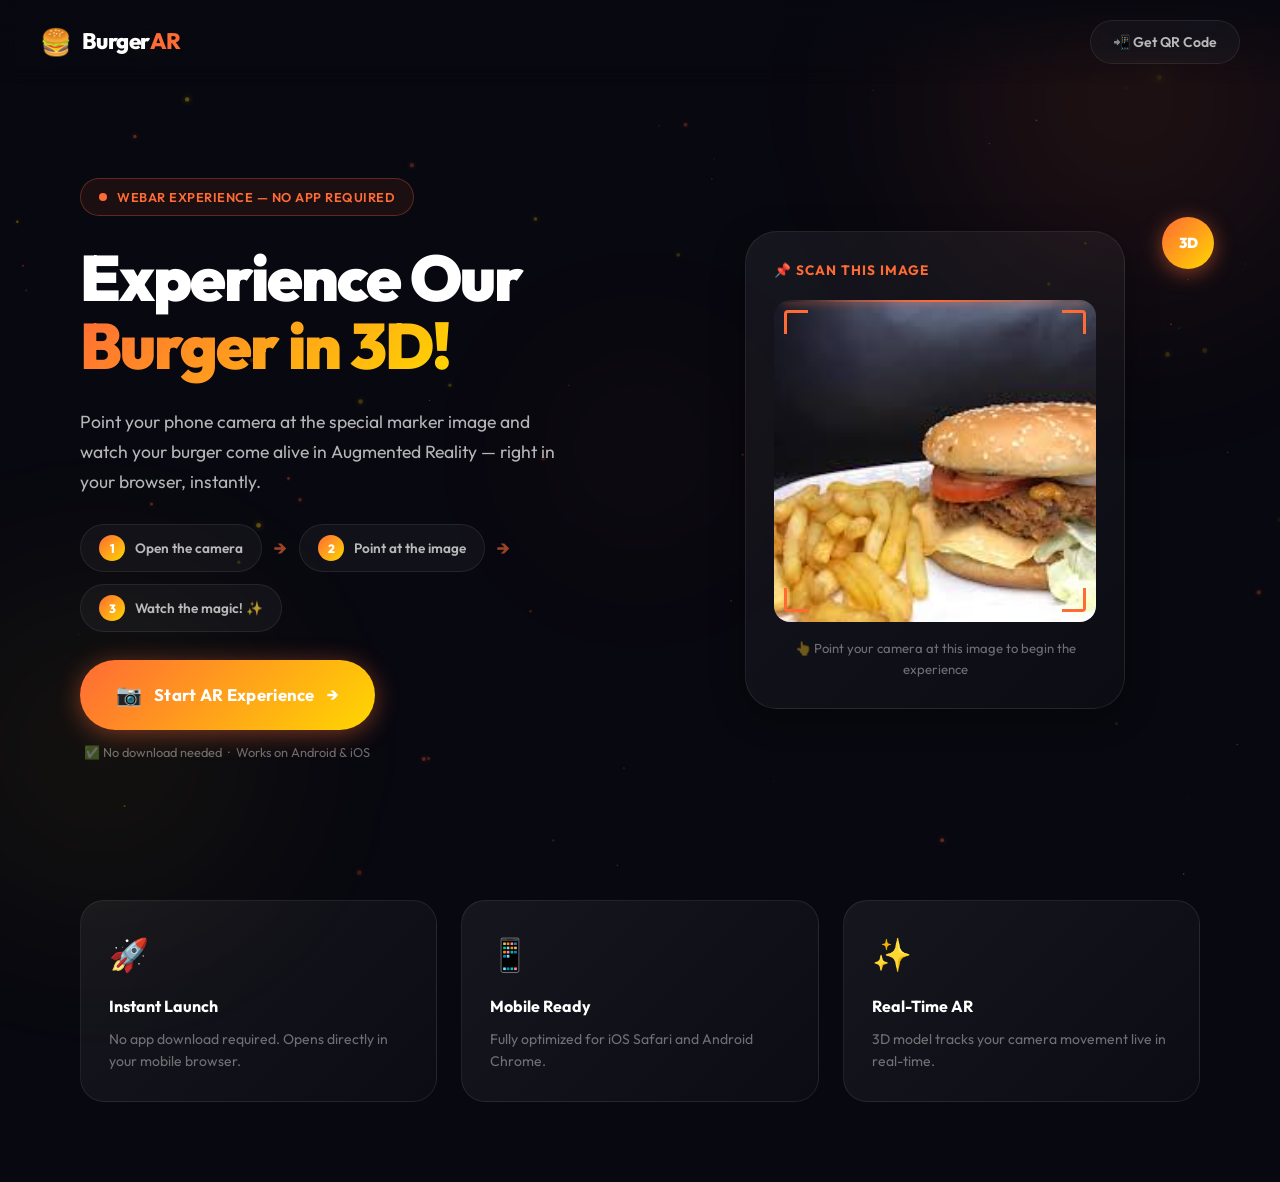
<file: index.html>
<!DOCTYPE html>
<html lang="en">
<head>
  <meta charset="UTF-8" />
  <meta name="viewport" content="width=device-width, initial-scale=1.0, viewport-fit=cover" />
  <meta name="description" content="Experience our burger menu in 3D! Scan the marker image with your phone camera and watch a 3D model appear in Augmented Reality — no app needed." />
  <meta name="theme-color" content="#080810" />

  <!-- Open Graph -->
  <meta property="og:title"       content="BurgerAR — Experience in 3D" />
  <meta property="og:description" content="Point your camera at the image and see a 3D burger appear in AR!" />
  <meta property="og:type"        content="website" />

  <title>BurgerAR — Experience in 3D</title>

  <!-- Fonts -->
  <link rel="preconnect" href="https://fonts.googleapis.com" />
  <link rel="preconnect" href="https://fonts.gstatic.com" crossorigin />
  <link href="https://fonts.googleapis.com/css2?family=Outfit:wght@300;400;500;600;700;800;900&display=swap" rel="stylesheet" />

  <!-- Styles -->
  <link rel="stylesheet" href="./css/style.css" />
  <link rel="stylesheet" href="./css/landing.css" />
</head>
<body>

  <!-- ░░ Background Effects ░░ -->
  <canvas id="particles-canvas" aria-hidden="true"></canvas>
  <div class="bg-orb orb-1" aria-hidden="true"></div>
  <div class="bg-orb orb-2" aria-hidden="true"></div>
  <div class="bg-orb orb-3" aria-hidden="true"></div>

  <!-- ░░ Navigation ░░ -->
  <nav class="navbar" role="navigation" aria-label="Main navigation">
    <div class="nav-logo">
      <span class="logo-icon" aria-hidden="true">🍔</span>
      <span class="logo-text">Burger<span class="logo-accent">AR</span></span>
    </div>
    <a href="./qr.html" class="nav-qr-btn" id="nav-qr-link">
      📲 Get QR Code
    </a>
  </nav>

  <!-- ░░ Hero ░░ -->
  <main class="hero" role="main">

    <!-- Left: Content -->
    <div class="hero-content">

      <!-- Badge -->
      <div class="hero-badge" role="note">
        <span class="badge-dot" aria-hidden="true"></span>
        <span>WebAR Experience — No App Required</span>
      </div>

      <!-- Headline -->
      <h1 class="hero-title">
        Experience Our<br>
        <span class="title-gradient">Burger in 3D!</span>
      </h1>

      <!-- Subtitle -->
      <p class="hero-subtitle">
        Point your phone camera at the special marker image and watch your burger
        come alive in Augmented Reality — right in your browser, instantly.
      </p>

      <!-- Steps -->
      <div class="steps-container" aria-label="How it works">
        <div class="step">
          <div class="step-number" aria-hidden="true">1</div>
          <span class="step-text">Open the camera</span>
        </div>
        <span class="step-arrow" aria-hidden="true">→</span>
        <div class="step">
          <div class="step-number" aria-hidden="true">2</div>
          <span class="step-text">Point at the image</span>
        </div>
        <span class="step-arrow" aria-hidden="true">→</span>
        <div class="step">
          <div class="step-number" aria-hidden="true">3</div>
          <span class="step-text">Watch the magic! ✨</span>
        </div>
      </div>

      <!-- CTA -->
      <div class="cta-container">
        <a href="./ar.html" id="start-ar-btn" class="cta-btn" role="button" aria-label="Start the AR camera experience">
          <span class="cta-icon" aria-hidden="true">📷</span>
          <span class="cta-text">Start AR Experience</span>
          <span class="cta-arrow" aria-hidden="true">→</span>
        </a>
        <p class="cta-note">✅ No download needed &nbsp;·&nbsp; Works on Android &amp; iOS</p>
      </div>

    </div>

    <!-- Right: Marker Card -->
    <div class="marker-card-wrapper">
      <div class="marker-card glass-card">
        <div class="card-glow" aria-hidden="true"></div>

        <div class="card-header">
          <span class="card-label">📌 Scan This Image</span>
        </div>

        <div class="marker-image-container">
          <img
            src="./assets/images/marker-preview.jpg"
            alt="Marker image — point your camera at this burger image to trigger the 3D AR experience"
            class="marker-img"
            id="marker-preview"
          />
          <!-- Scan animation overlay -->
          <div class="scan-overlay" aria-hidden="true">
            <div class="scan-corner tl"></div>
            <div class="scan-corner tr"></div>
            <div class="scan-corner bl"></div>
            <div class="scan-corner br"></div>
            <div class="scan-line"></div>
          </div>
        </div>

        <p class="card-caption">👆 Point your camera at this image to begin the experience</p>
      </div>

      <!-- 3D badge -->
      <div class="floating-badge" aria-hidden="true">3D</div>
    </div>

  </main>

  <!-- ░░ Features ░░ -->
  <section class="features" aria-label="Key features">
    <div class="feature-item">
      <div class="feature-icon" aria-hidden="true">🚀</div>
      <h3>Instant Launch</h3>
      <p>No app download required. Opens directly in your mobile browser.</p>
    </div>
    <div class="feature-item">
      <div class="feature-icon" aria-hidden="true">📱</div>
      <h3>Mobile Ready</h3>
      <p>Fully optimized for iOS Safari and Android Chrome.</p>
    </div>
    <div class="feature-item">
      <div class="feature-icon" aria-hidden="true">✨</div>
      <h3>Real-Time AR</h3>
      <p>3D model tracks your camera movement live in real-time.</p>
    </div>
  </section>

  <!-- ░░ Scripts ░░ -->
  <script src="./js/ui.js"></script>
  <script src="./js/app.js"></script>

</body>
</html>
</file>
<file: css/style.css>
/* ============================================
   GLOBAL STYLES — BurgerAR WebAR Experience
   ============================================ */

@import url('https://fonts.googleapis.com/css2?family=Outfit:wght@300;400;500;600;700;800;900&display=swap');

/* ── Design Tokens ── */
:root {
  /* Colors */
  --color-bg:          #080810;
  --color-bg-2:        #0d0d1a;
  --color-surface:     rgba(255,255,255,0.04);
  --color-surface-2:   rgba(255,255,255,0.08);
  --color-border:      rgba(255,255,255,0.08);
  --color-border-glow: rgba(255,107,53,0.35);

  --color-primary:     #ff6b35;
  --color-primary-dim: rgba(255,107,53,0.15);
  --color-gold:        #ffd700;
  --color-gold-dim:    rgba(255,215,0,0.12);
  --color-accent:      #ff9f1c;

  --color-text-1:      #ffffff;
  --color-text-2:      rgba(255,255,255,0.70);
  --color-text-3:      rgba(255,255,255,0.40);

  /* Gradients */
  --gradient-primary:  linear-gradient(135deg, #ff6b35, #ffd700);
  --gradient-glow:     radial-gradient(ellipse at center, rgba(255,107,53,0.3) 0%, transparent 70%);
  --gradient-card:     linear-gradient(135deg, rgba(255,255,255,0.06) 0%, rgba(255,255,255,0.02) 100%);

  /* Shadows */
  --shadow-primary:    0 0 40px rgba(255,107,53,0.3);
  --shadow-gold:       0 0 40px rgba(255,215,0,0.2);
  --shadow-card:       0 8px 32px rgba(0,0,0,0.4);
  --shadow-btn:        0 4px 24px rgba(255,107,53,0.45);

  /* Typography */
  --font-main:  'Outfit', system-ui, sans-serif;

  /* Spacing */
  --radius-sm:  8px;
  --radius-md:  16px;
  --radius-lg:  24px;
  --radius-xl:  32px;
  --radius-full: 999px;

  /* Transitions */
  --transition-fast:   150ms ease;
  --transition-base:   250ms ease;
  --transition-slow:   400ms ease;
}

/* ── Reset ── */
*, *::before, *::after {
  box-sizing: border-box;
  margin: 0;
  padding: 0;
}

html {
  font-size: 16px;
  scroll-behavior: smooth;
  -webkit-text-size-adjust: 100%;
}

body {
  font-family: var(--font-main);
  background-color: var(--color-bg);
  color: var(--color-text-1);
  min-height: 100vh;
  overflow-x: hidden;
  line-height: 1.6;
  -webkit-font-smoothing: antialiased;
}

img { display: block; max-width: 100%; }
a  { text-decoration: none; color: inherit; }
button { cursor: pointer; border: none; background: none; font-family: inherit; }

/* ── Scrollbar ── */
::-webkit-scrollbar { width: 6px; }
::-webkit-scrollbar-track { background: var(--color-bg); }
::-webkit-scrollbar-thumb {
  background: var(--color-primary);
  border-radius: var(--radius-full);
}

/* ── Background Orbs ── */
.bg-orb {
  position: fixed;
  border-radius: 50%;
  filter: blur(80px);
  pointer-events: none;
  z-index: 0;
  opacity: 0.5;
}
.orb-1 {
  width: 600px; height: 600px;
  background: radial-gradient(circle, rgba(255,107,53,0.25) 0%, transparent 70%);
  top: -200px; right: -150px;
  animation: orbFloat1 12s ease-in-out infinite;
}
.orb-2 {
  width: 500px; height: 500px;
  background: radial-gradient(circle, rgba(255,215,0,0.15) 0%, transparent 70%);
  bottom: -100px; left: -150px;
  animation: orbFloat2 15s ease-in-out infinite;
}
.orb-3 {
  width: 300px; height: 300px;
  background: radial-gradient(circle, rgba(255,107,53,0.12) 0%, transparent 70%);
  top: 50%; left: 50%;
  transform: translate(-50%, -50%);
  animation: orbFloat3 10s ease-in-out infinite;
}

@keyframes orbFloat1 {
  0%, 100% { transform: translate(0, 0) scale(1); }
  50%       { transform: translate(-30px, 30px) scale(1.1); }
}
@keyframes orbFloat2 {
  0%, 100% { transform: translate(0, 0) scale(1); }
  50%       { transform: translate(20px, -20px) scale(1.05); }
}
@keyframes orbFloat3 {
  0%, 100% { transform: translate(-50%, -50%) scale(1); }
  50%       { transform: translate(-50%, -55%) scale(1.2); }
}

/* ── Particle Canvas ── */
#particles-canvas {
  position: fixed;
  inset: 0;
  z-index: 0;
  pointer-events: none;
  opacity: 0.6;
}

/* ── Glassmorphism Card ── */
.glass-card {
  background: var(--gradient-card);
  border: 1px solid var(--color-border);
  backdrop-filter: blur(20px);
  -webkit-backdrop-filter: blur(20px);
  border-radius: var(--radius-lg);
}

/* ── Gradient Text ── */
.title-gradient {
  background: var(--gradient-primary);
  -webkit-background-clip: text;
  -webkit-text-fill-color: transparent;
  background-clip: text;
}

/* ── Glow Pulse ── */
@keyframes glowPulse {
  0%, 100% { box-shadow: 0 0 20px rgba(255,107,53,0.3); }
  50%       { box-shadow: 0 0 50px rgba(255,107,53,0.6), 0 0 80px rgba(255,215,0,0.2); }
}
@keyframes scanLine {
  0%   { top: 0; opacity: 1; }
  100% { top: 100%; opacity: 0.3; }
}
@keyframes fadeInUp {
  from { opacity: 0; transform: translateY(30px); }
  to   { opacity: 1; transform: translateY(0); }
}
@keyframes fadeIn {
  from { opacity: 0; }
  to   { opacity: 1; }
}
@keyframes spin {
  to { transform: rotate(360deg); }
}
@keyframes pulse {
  0%, 100% { transform: scale(1); opacity: 1; }
  50%       { transform: scale(1.05); opacity: 0.8; }
}
@keyframes float {
  0%, 100% { transform: translateY(0); }
  50%       { transform: translateY(-12px); }
}
@keyframes shimmer {
  0%   { background-position: -200% center; }
  100% { background-position: 200% center; }
}

/* ── Utility ── */
.visually-hidden {
  position: absolute;
  width: 1px; height: 1px;
  overflow: hidden;
  clip: rect(0,0,0,0);
  white-space: nowrap;
}
</file>
<file: css/landing.css>
/* ============================================
   LANDING PAGE STYLES — BurgerAR
   ============================================ */

/* ── Navbar ── */
.navbar {
  position: fixed;
  top: 0; left: 0; right: 0;
  z-index: 100;
  display: flex;
  align-items: center;
  justify-content: space-between;
  padding: 20px 40px;
  background: linear-gradient(180deg, rgba(8,8,16,0.95) 0%, transparent 100%);
  backdrop-filter: blur(10px);
  -webkit-backdrop-filter: blur(10px);
}

.nav-logo {
  display: flex;
  align-items: center;
  gap: 10px;
  font-size: 1.4rem;
  font-weight: 800;
  letter-spacing: -0.5px;
}
.logo-icon { font-size: 1.6rem; }
.logo-text  { color: var(--color-text-1); }
.logo-accent { color: var(--color-primary); }

.nav-qr-btn {
  display: flex;
  align-items: center;
  gap: 8px;
  padding: 10px 22px;
  border-radius: var(--radius-full);
  border: 1px solid var(--color-border);
  background: var(--color-surface);
  color: var(--color-text-2);
  font-size: 0.875rem;
  font-weight: 600;
  font-family: var(--font-main);
  transition: all var(--transition-base);
  backdrop-filter: blur(10px);
}
.nav-qr-btn:hover {
  border-color: var(--color-primary);
  color: var(--color-primary);
  background: var(--color-primary-dim);
  transform: translateY(-2px);
}

/* ── Hero Layout ── */
.hero {
  position: relative;
  z-index: 1;
  min-height: 100vh;
  display: grid;
  grid-template-columns: 1fr 1fr;
  align-items: center;
  gap: 60px;
  padding: 120px 80px 80px;
  max-width: 1400px;
  margin: 0 auto;
}

/* ── Hero Content ── */
.hero-content {
  display: flex;
  flex-direction: column;
  gap: 28px;
  animation: fadeInUp 0.8s ease both;
}

/* Badge */
.hero-badge {
  display: inline-flex;
  align-items: center;
  gap: 10px;
  padding: 8px 18px;
  border-radius: var(--radius-full);
  border: 1px solid rgba(255,107,53,0.3);
  background: rgba(255,107,53,0.08);
  font-size: 0.8rem;
  font-weight: 600;
  color: var(--color-primary);
  letter-spacing: 0.5px;
  text-transform: uppercase;
  width: fit-content;
}
.badge-dot {
  width: 8px; height: 8px;
  border-radius: 50%;
  background: var(--color-primary);
  animation: pulse 2s ease-in-out infinite;
}

/* Headline */
.hero-title {
  font-size: clamp(2.5rem, 5vw, 4.5rem);
  font-weight: 900;
  line-height: 1.05;
  letter-spacing: -2px;
}

/* Subtitle */
.hero-subtitle {
  font-size: 1.1rem;
  color: var(--color-text-2);
  line-height: 1.7;
  max-width: 480px;
}

/* Steps */
.steps-container {
  display: flex;
  align-items: center;
  gap: 12px;
  flex-wrap: wrap;
}
.step {
  display: flex;
  align-items: center;
  gap: 10px;
  padding: 10px 18px;
  border-radius: var(--radius-full);
  background: var(--color-surface);
  border: 1px solid var(--color-border);
  backdrop-filter: blur(10px);
  transition: all var(--transition-base);
}
.step:hover {
  border-color: var(--color-primary);
  background: var(--color-primary-dim);
  transform: translateY(-2px);
}
.step-number {
  width: 26px; height: 26px;
  border-radius: 50%;
  background: var(--gradient-primary);
  display: flex; align-items: center; justify-content: center;
  font-size: 0.75rem;
  font-weight: 800;
  color: #fff;
  flex-shrink: 0;
}
.step-text {
  font-size: 0.85rem;
  font-weight: 600;
  color: var(--color-text-2);
  white-space: nowrap;
}
.step-arrow {
  color: var(--color-primary);
  font-size: 1.2rem;
  font-weight: 700;
  opacity: 0.6;
}

/* CTA */
.cta-container {
  display: flex;
  flex-direction: column;
  gap: 12px;
  align-items: flex-start;
}
.cta-btn {
  display: inline-flex;
  align-items: center;
  gap: 12px;
  padding: 18px 36px;
  border-radius: var(--radius-full);
  background: var(--gradient-primary);
  font-size: 1.05rem;
  font-weight: 700;
  color: #fff;
  box-shadow: var(--shadow-btn);
  transition: all var(--transition-base);
  position: relative;
  overflow: hidden;
  animation: glowPulse 3s ease-in-out infinite;
}
.cta-btn::before {
  content: '';
  position: absolute;
  inset: 0;
  background: linear-gradient(135deg, rgba(255,255,255,0.2) 0%, transparent 60%);
  opacity: 0;
  transition: opacity var(--transition-base);
}
.cta-btn:hover {
  transform: translateY(-3px) scale(1.02);
  box-shadow: 0 8px 40px rgba(255,107,53,0.6);
}
.cta-btn:hover::before { opacity: 1; }
.cta-btn:active { transform: translateY(-1px) scale(0.99); }

.cta-icon { font-size: 1.3rem; }
.cta-text { letter-spacing: 0.3px; }
.cta-arrow {
  font-size: 1.1rem;
  transition: transform var(--transition-base);
}
.cta-btn:hover .cta-arrow { transform: translateX(4px); }

.cta-note {
  font-size: 0.8rem;
  color: var(--color-text-3);
  padding-left: 4px;
}

/* ── Marker Card ── */
.marker-card-wrapper {
  position: relative;
  display: flex;
  justify-content: center;
  animation: fadeInUp 0.8s 0.2s ease both;
}

.marker-card {
  position: relative;
  background: var(--gradient-card);
  border: 1px solid var(--color-border);
  border-radius: var(--radius-xl);
  backdrop-filter: blur(20px);
  -webkit-backdrop-filter: blur(20px);
  padding: 28px;
  max-width: 380px;
  width: 100%;
  box-shadow: var(--shadow-card);
  transition: transform var(--transition-slow);
}
.marker-card:hover {
  transform: translateY(-8px) rotateX(2deg);
}

.card-glow {
  position: absolute;
  inset: -1px;
  border-radius: var(--radius-xl);
  background: linear-gradient(135deg, rgba(255,107,53,0.5), rgba(255,215,0,0.3), transparent 60%);
  z-index: -1;
  opacity: 0;
  transition: opacity var(--transition-slow);
  filter: blur(8px);
}
.marker-card:hover .card-glow { opacity: 1; }

.card-header {
  display: flex;
  align-items: center;
  justify-content: space-between;
  margin-bottom: 18px;
}
.card-label {
  font-size: 0.85rem;
  font-weight: 700;
  color: var(--color-primary);
  text-transform: uppercase;
  letter-spacing: 1px;
}

.marker-image-container {
  position: relative;
  border-radius: var(--radius-md);
  overflow: hidden;
  aspect-ratio: 1;
  background: rgba(0,0,0,0.3);
}
.marker-img {
  width: 100%;
  height: 100%;
  object-fit: cover;
  display: block;
}

/* Scan overlay effect */
.scan-overlay {
  position: absolute;
  inset: 0;
  pointer-events: none;
}
.scan-corner {
  position: absolute;
  width: 24px; height: 24px;
  border-color: var(--color-primary);
  border-style: solid;
}
.scan-corner.tl { top: 10px; left: 10px; border-width: 3px 0 0 3px; border-radius: 4px 0 0 0; }
.scan-corner.tr { top: 10px; right: 10px; border-width: 3px 3px 0 0; border-radius: 0 4px 0 0; }
.scan-corner.bl { bottom: 10px; left: 10px; border-width: 0 0 3px 3px; border-radius: 0 0 0 4px; }
.scan-corner.br { bottom: 10px; right: 10px; border-width: 0 3px 3px 0; border-radius: 0 0 4px 0; }

.scan-line {
  position: absolute;
  left: 10px; right: 10px;
  height: 2px;
  background: linear-gradient(90deg, transparent, var(--color-primary), transparent);
  top: 0;
  animation: scanLine 2.5s ease-in-out infinite;
  border-radius: 2px;
  box-shadow: 0 0 8px var(--color-primary);
}

.card-caption {
  margin-top: 16px;
  font-size: 0.82rem;
  color: var(--color-text-3);
  text-align: center;
}

/* Floating 3D badge */
.floating-badge {
  position: absolute;
  top: -14px; right: -14px;
  width: 52px; height: 52px;
  border-radius: 50%;
  background: var(--gradient-primary);
  display: flex; align-items: center; justify-content: center;
  font-size: 0.9rem;
  font-weight: 900;
  color: #fff;
  box-shadow: 0 4px 20px rgba(255,107,53,0.5);
  animation: float 3s ease-in-out infinite;
  z-index: 10;
}

/* ── Features Section ── */
.features {
  position: relative;
  z-index: 1;
  display: grid;
  grid-template-columns: repeat(3, 1fr);
  gap: 24px;
  padding: 0 80px 80px;
  max-width: 1400px;
  margin: 0 auto;
  animation: fadeInUp 0.8s 0.4s ease both;
}

.feature-item {
  padding: 28px;
  border-radius: var(--radius-lg);
  background: var(--gradient-card);
  border: 1px solid var(--color-border);
  backdrop-filter: blur(12px);
  transition: all var(--transition-base);
}
.feature-item:hover {
  border-color: var(--color-border-glow);
  background: rgba(255,107,53,0.06);
  transform: translateY(-4px);
  box-shadow: 0 8px 32px rgba(255,107,53,0.15);
}
.feature-icon {
  font-size: 2rem;
  margin-bottom: 14px;
}
.feature-item h3 {
  font-size: 1rem;
  font-weight: 700;
  margin-bottom: 8px;
  color: var(--color-text-1);
}
.feature-item p {
  font-size: 0.875rem;
  color: var(--color-text-3);
  line-height: 1.6;
}

/* ── Responsive ── */
@media (max-width: 1024px) {
  .hero {
    grid-template-columns: 1fr;
    padding: 120px 40px 60px;
    gap: 48px;
    text-align: center;
  }
  .hero-content { align-items: center; }
  .hero-subtitle { max-width: 100%; }
  .cta-container { align-items: center; }
  .steps-container { justify-content: center; }
  .marker-card-wrapper { max-width: 360px; }
  .features {
    grid-template-columns: 1fr;
    padding: 0 40px 60px;
  }
}
@media (max-width: 600px) {
  .navbar { padding: 16px 20px; }
  .hero { padding: 100px 20px 40px; gap: 36px; }
  .hero-title { font-size: 2.2rem; letter-spacing: -1px; }
  .features { padding: 0 20px 40px; }
  .steps-container { gap: 8px; }
  .step-arrow { display: none; }
  .nav-qr-btn { padding: 8px 14px; font-size: 0.8rem; }
}
</file>
